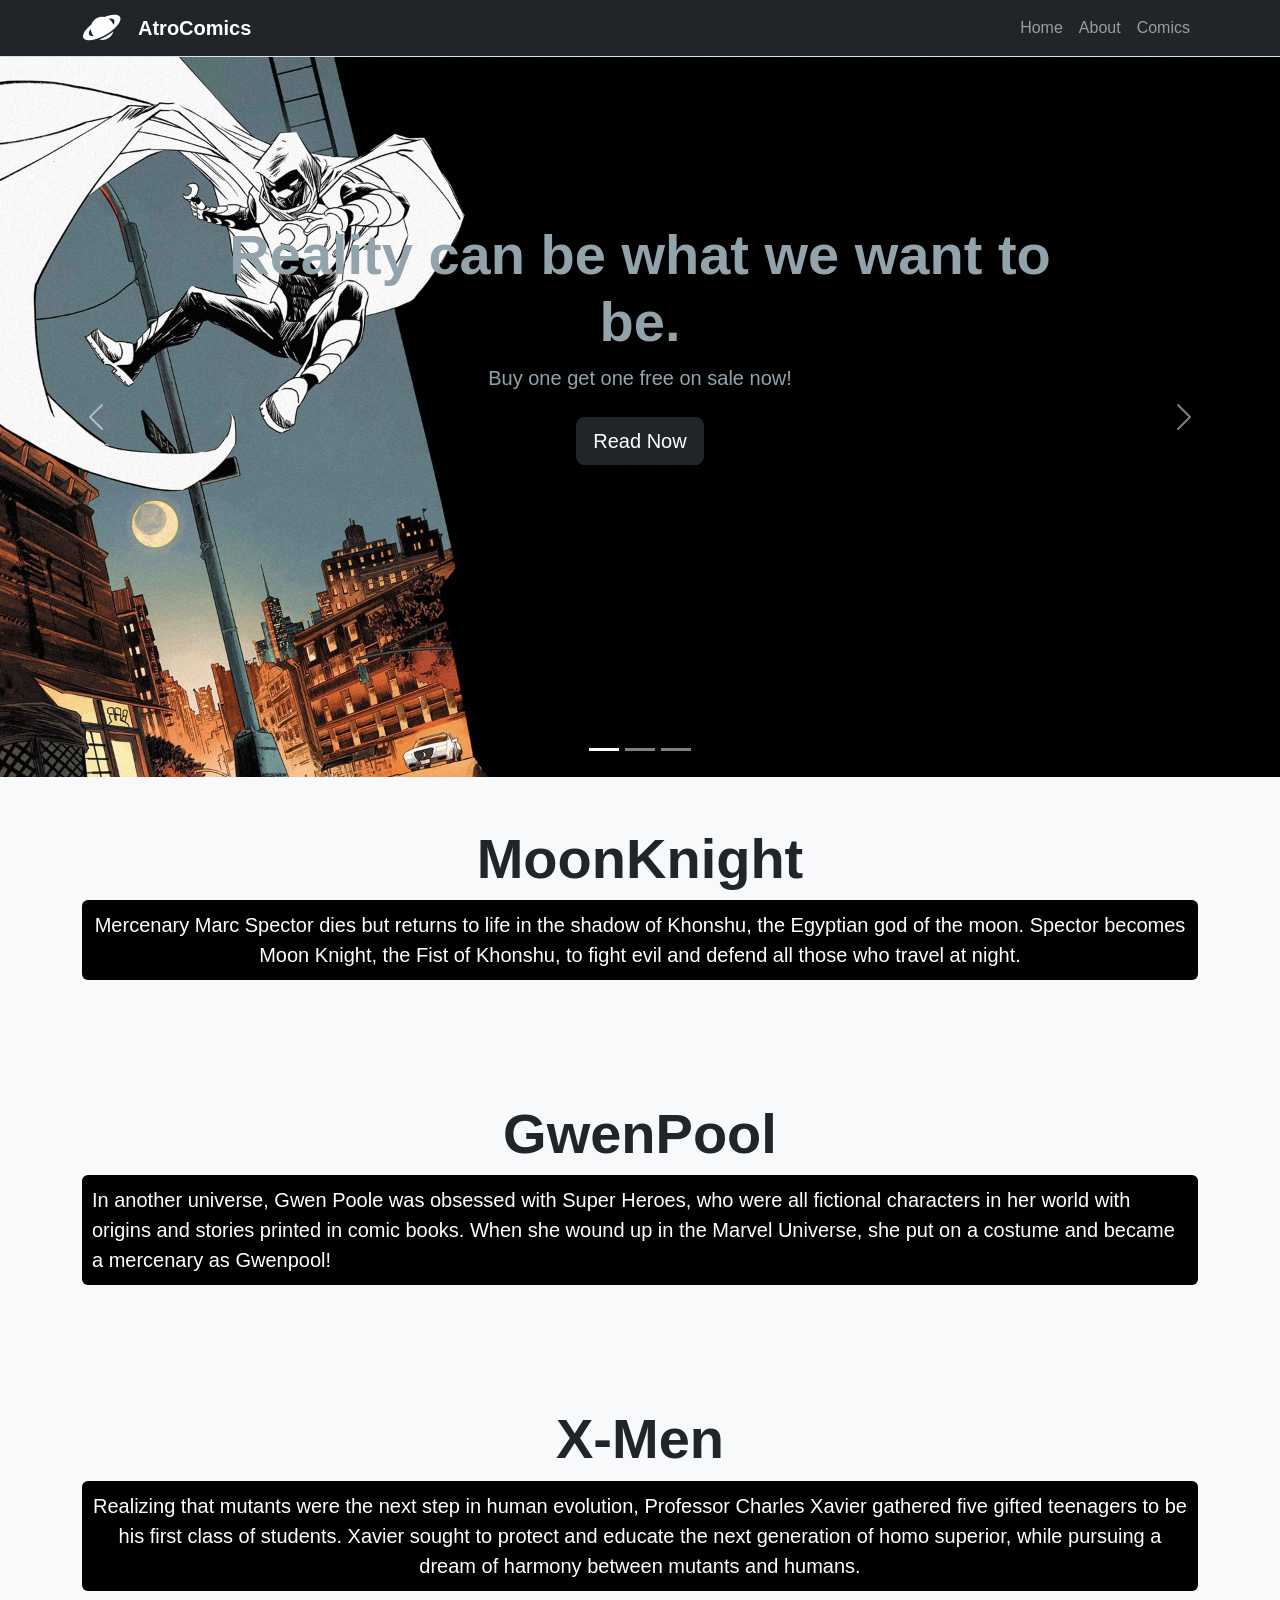
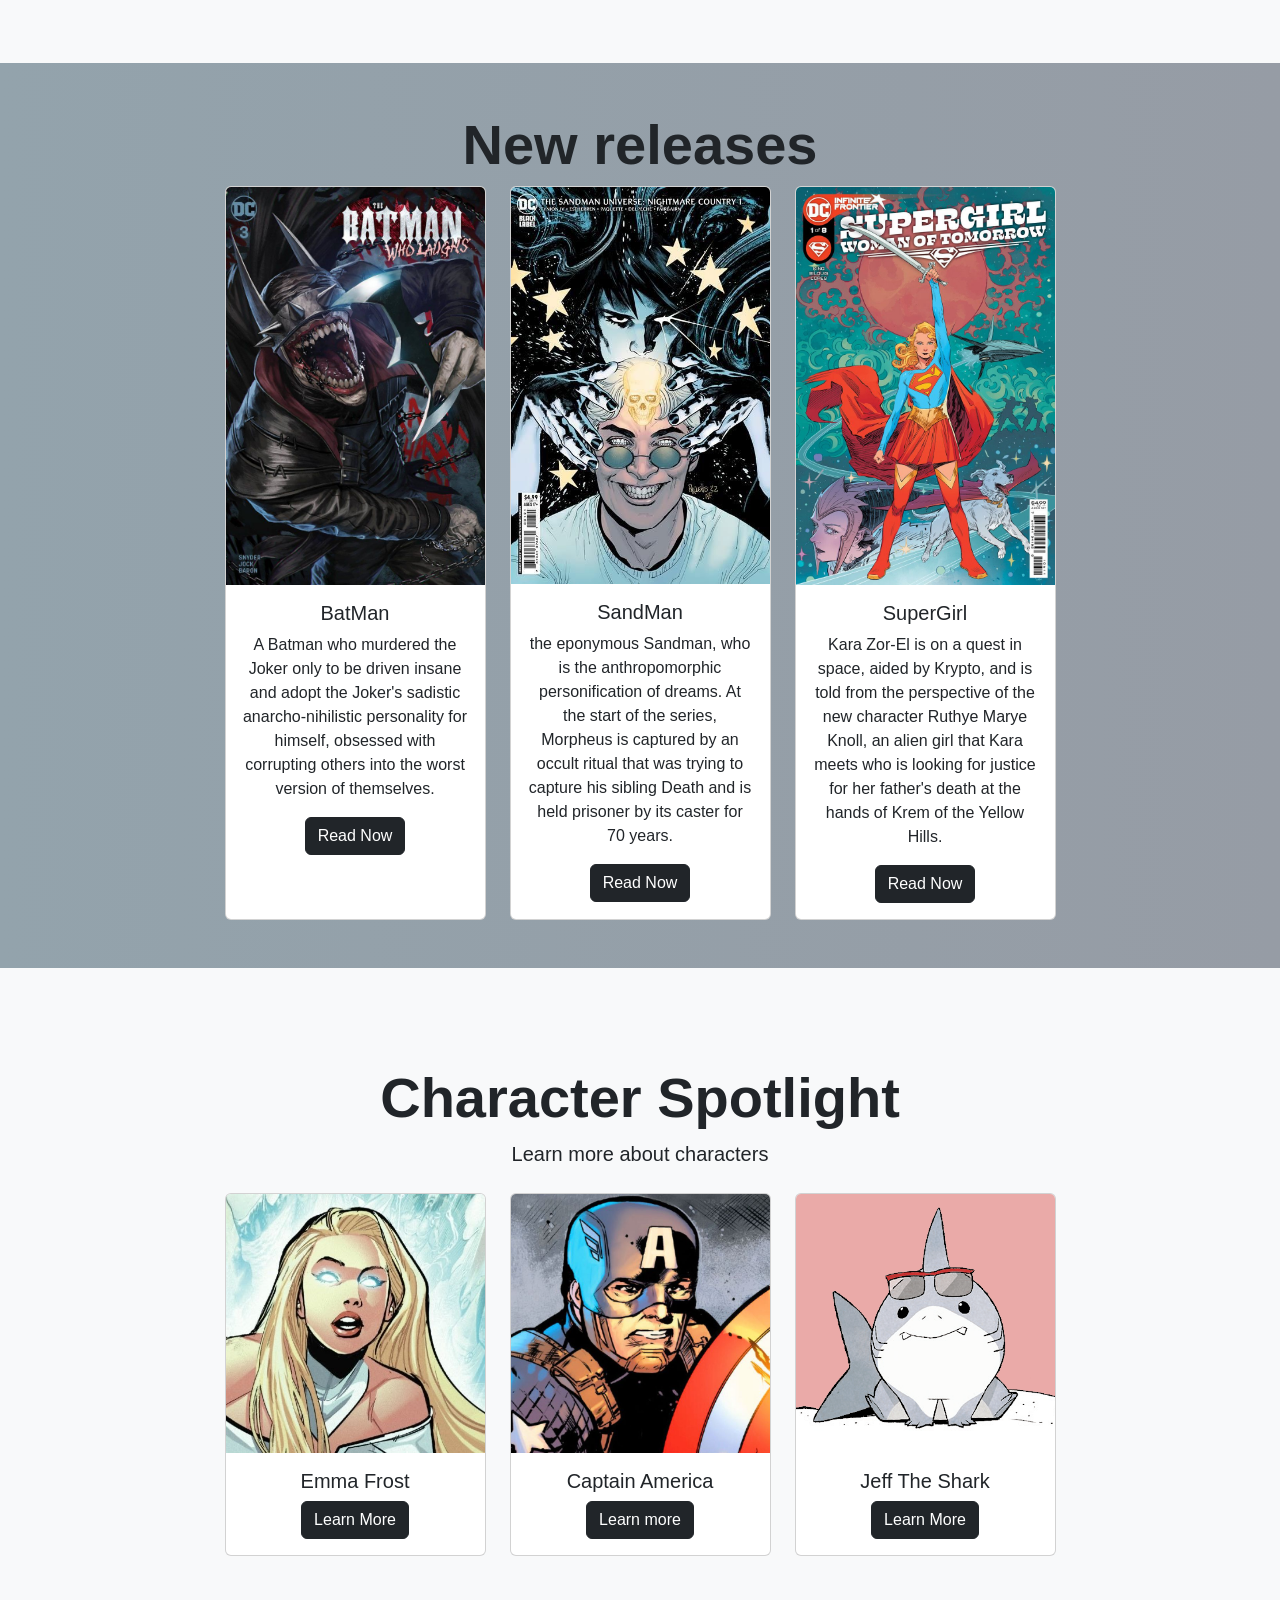
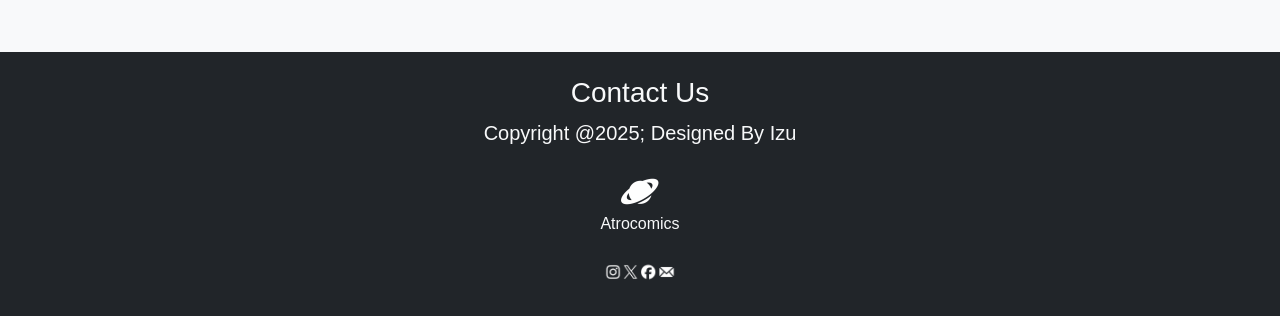
<file: index.html>
<!DOCTYPE html>
<html lang="en">

<head>
    <meta charset="UTF-8">
    <meta name="viewport" content="width=device-width, initial-scale=1.0">
    <title>AtroComics</title>
    <link rel="stylesheet" href="https://cdn.jsdelivr.net/npm/bootstrap@5.3.3/dist/css/bootstrap.min.css">
    <link rel="stylesheet" href="javier_finals_Home.css">
    
</head>

<body>

<main>




<nav class="navbar navbar-expand-lg navbar-dark bg-dark border-bottom">
    <div class="container">

    
        <div class="Logo me-3">
            <img src="planet.png" alt="Logo" style="height: 40px;">
        </div>


        <a class="navbar-brand fw-bold" href="#">AtroComics</a>

    
        <button class="navbar-toggler" type="button" data-bs-toggle="collapse" data-bs-target="#navbarNav"
            aria-controls="navbarNav" aria-expanded="false" aria-label="Toggle navigation">
            <span class="navbar-toggler-icon"></span>
        </button>

        
        <div class="collapse navbar-collapse" id="navbarNav">
            <ul class="navbar-nav ms-auto">
                <li class="nav-item">
                    <a class="nav-link" href="https://DoctorIzu.github.io/AstroComic/index.html">Home</a>
                </li>

                <li class="nav-item">
                    <a class="nav-link" href="https://DoctorIzu.github.io/AstroComic/about.html">About</a>
                </li>

                <li class="nav-item">
                    <a class="nav-link" href="https://DoctorIzu.github.io/AstroComic/comics.html">Comics</a>
                </li>
            </ul>
        </div>

    </div>
</nav>


<div id="Slide1" class="carousel slide" data-bs-ride="carousel">

    <div class="carousel-indicators">
        <button type="button" data-bs-target="#Slide1" data-bs-slide-to="0" class="active"></button>
        <button type="button" data-bs-target="#Slide1" data-bs-slide-to="1"></button>
        <button type="button" data-bs-target="#Slide1" data-bs-slide-to="2"></button>
    </div>

    <div class="carousel-inner">

        
        <div class="carousel-item active">
            <img src="MoonKnight.jpg" class="d-block w-100" alt="First slide">
        </div>

      
        <div class="carousel-item">
            <img src="gwenpool.jpg" class="d-block w-100" alt="Second slide">
        </div>

  
        <div class="carousel-item">
            <img src="Krakoa.jpg" class="d-block w-100" alt="Third slide">
        </div>

        <div class="carousel-caption d-none d-md-block" style="top: 20%; transform: translateY(0);">
            <h1 class="display-4 fw-bold">Reality can be what we want to be.</h1>
            <p class="lead mb-4">Buy one get one free on sale now!</p>
            <a href="https://DoctorIzu.github.io/AstroComic/comics.html" class="btn btn-dark btn-lg">Read Now</a>
        </div>

    </div>

    <button class="carousel-control-prev" type="button" data-bs-target="#Slide1" data-bs-slide="prev">
        <span class="carousel-control-prev-icon"></span>
    </button>
    <button class="carousel-control-next" type="button" data-bs-target="#Slide1" data-bs-slide="next">
        <span class="carousel-control-next-icon"></span>
    </button>

</div>

<section class="py-5 bg-light">
  <div class="container">
    <h2 class="display-4 fw-bold text-center">MoonKnight </h2>
    <p class="lead mb-4 p2 text-center">Mercenary Marc Spector dies but returns to life in the shadow of Khonshu, the Egyptian god of the moon. Spector becomes Moon Knight, the Fist of Khonshu, to fight evil and defend all those who travel at night.</p>
  </div>
</section>

<section class="py-5 bg-light">
  <div class="container">
    <h3 class="display-4 fw-bold text-center">GwenPool</h3>
    <p class="lead mb-4 p2 ">In another universe, Gwen Poole was obsessed with Super Heroes, who were all fictional characters in her world with origins and stories printed in comic books. When she wound up in the Marvel Universe, she put on a costume and became a mercenary as Gwenpool!</p>
  </div>
</section>

<section class="py-5 bg-light">
  <div class="container">
    <h4 class="display-4 fw-bold text-center">X-Men</h4>
    <p class="lead mb-4 p2 text-center">Realizing that mutants were the next step in human evolution, Professor Charles Xavier gathered five gifted teenagers to be his first class of students. Xavier sought to protect and educate the next generation of homo superior, while pursuing a dream of harmony between mutants and humans.</p>
  </div>
</section>

<section class="py-5">
<div class ="container">
<h2 class="display-4 text-center fw-bold text-center">New releases</h2>


    <div class="row g-4 justify-content-center">
      <div class="col-12 col-sm-6 col-lg-3">
        <div class="card h-100 text-center">
          <img src="batman.jpg" class="card-img-top" alt="Fleetwood Mac">
          <div class="card-body">
            <h5 class="card-title">BatMan</h5>
            <p class="card-text"> A Batman who murdered the Joker only to be driven insane and adopt the Joker's sadistic anarcho-nihilistic personality for himself, obsessed with corrupting others into the worst version of themselves.</p>
            <a href="https://DoctorIzu.github.io/AstroComic/comics.html" class="btn btn-dark">Read Now</a>
          </div>
        </div>
      </div>

      <div class="col-12 col-sm-6 col-lg-3">
        <div class="card h-100 text-center">
          <img src="Sandman.jpg" class="card-img-top" alt="Hozier">
          <div class="card-body">
            <h5 class="card-title">SandMan</h5>
            <p class="card-text">the eponymous Sandman, who is the anthropomorphic personification of dreams. At the start of the series, Morpheus is captured by an occult ritual that was trying to capture his sibling Death and is held prisoner by its caster for 70 years.</p>
            <a href="https://DoctorIzu.github.io/AstroComic/comics.html" class="btn btn-dark">Read Now</a>
          </div>
        </div>
      </div>

        <div class="col-12 col-sm-6 col-lg-3">
        <div class="card h-100 text-center">
          <img src="supergirl.jpg" class="card-img-top" alt="Hozier">
          <div class="card-body">
            <h5 class="card-title">SuperGirl</h5>
            <p class="card-text">Kara Zor-El is on a quest in space, aided by Krypto, and is told from the perspective of the new character Ruthye Marye Knoll, an alien girl that Kara meets who is looking for justice for her father's death at the hands of Krem of the Yellow Hills.</p>
            <a href="https://DoctorIzu.github.io/AstroComic/comics.html" class="btn btn-dark">Read Now</a>
          </div>
        </div>
      </div>

      
    </div>
  </div>
</section>



<section class="py-5 bg-light text-center">
    <div class="container py-5">
        <h1 class="display-4 fw-bold">Character Spotlight</h1>
        <p class="lead mb-4">Learn more about characters </p>


    <div class="row g-4 justify-content-center">
      <div class="col-12 col-sm-6 col-lg-3">
        <div class="card h-100 text-center">
          <img src="emma frost.jpeg" class="card-img-top" alt="Fleetwood Mac">
          <div class="card-body">
            <h5 class="card-title">Emma Frost</h5>
            <a href="https://DoctorIzu.github.io/AstroComic/about.html" class="btn btn-dark">Learn More</a>
          </div>
        </div>
      </div>

      <div class="col-12 col-sm-6 col-lg-3">
        <div class="card h-100 text-center">
          <img src="Captain America.jpg" class="card-img-top" alt="Hozier">
          <div class="card-body">
            <h5 class="card-title">Captain America</h5>
            <a href="https://DoctorIzu.github.io/AstroComic/about.html"class="btn btn-dark">Learn more</a>
          </div>
        </div>
      </div>

        <div class="col-12 col-sm-6 col-lg-3">
        <div class="card h-100 text-center">
          <img src="Jeff.png" class="card-img-top" alt="Hozier">
          <div class="card-body">
            <h5 class="card-title">Jeff The Shark</h5>
            <a href="https://DoctorIzu.github.io/AstroComic/about.html" class="btn btn-dark">Learn More</a>
          </div>
        </div>
      </div>

      
    </div>
  </div>
</section>


<section class="End text-center py-4 bg-dark text-light">
    <div class="container">
        <h3>Contact Us</h3>
        <p class="lead mb-4">Copyright @2025; Designed By Izu</p>

        <img src="planet.png" alt="Logo" style="height: 40px;">

        <p>Atrocomics</p>


        <div class="contacts justify-content-center mt-3">
            <div class="col-auto">
                <img src="contacts_.png" alt="Contact Icon" style="height: 40px;">
            </div>
        </div>
    </div>
    
</section>

<script src="https://cdn.jsdelivr.net/npm/bootstrap@5.3.3/dist/js/bootstrap.bundle.min.js"></script>


</main>
</body>
</html>
</file>
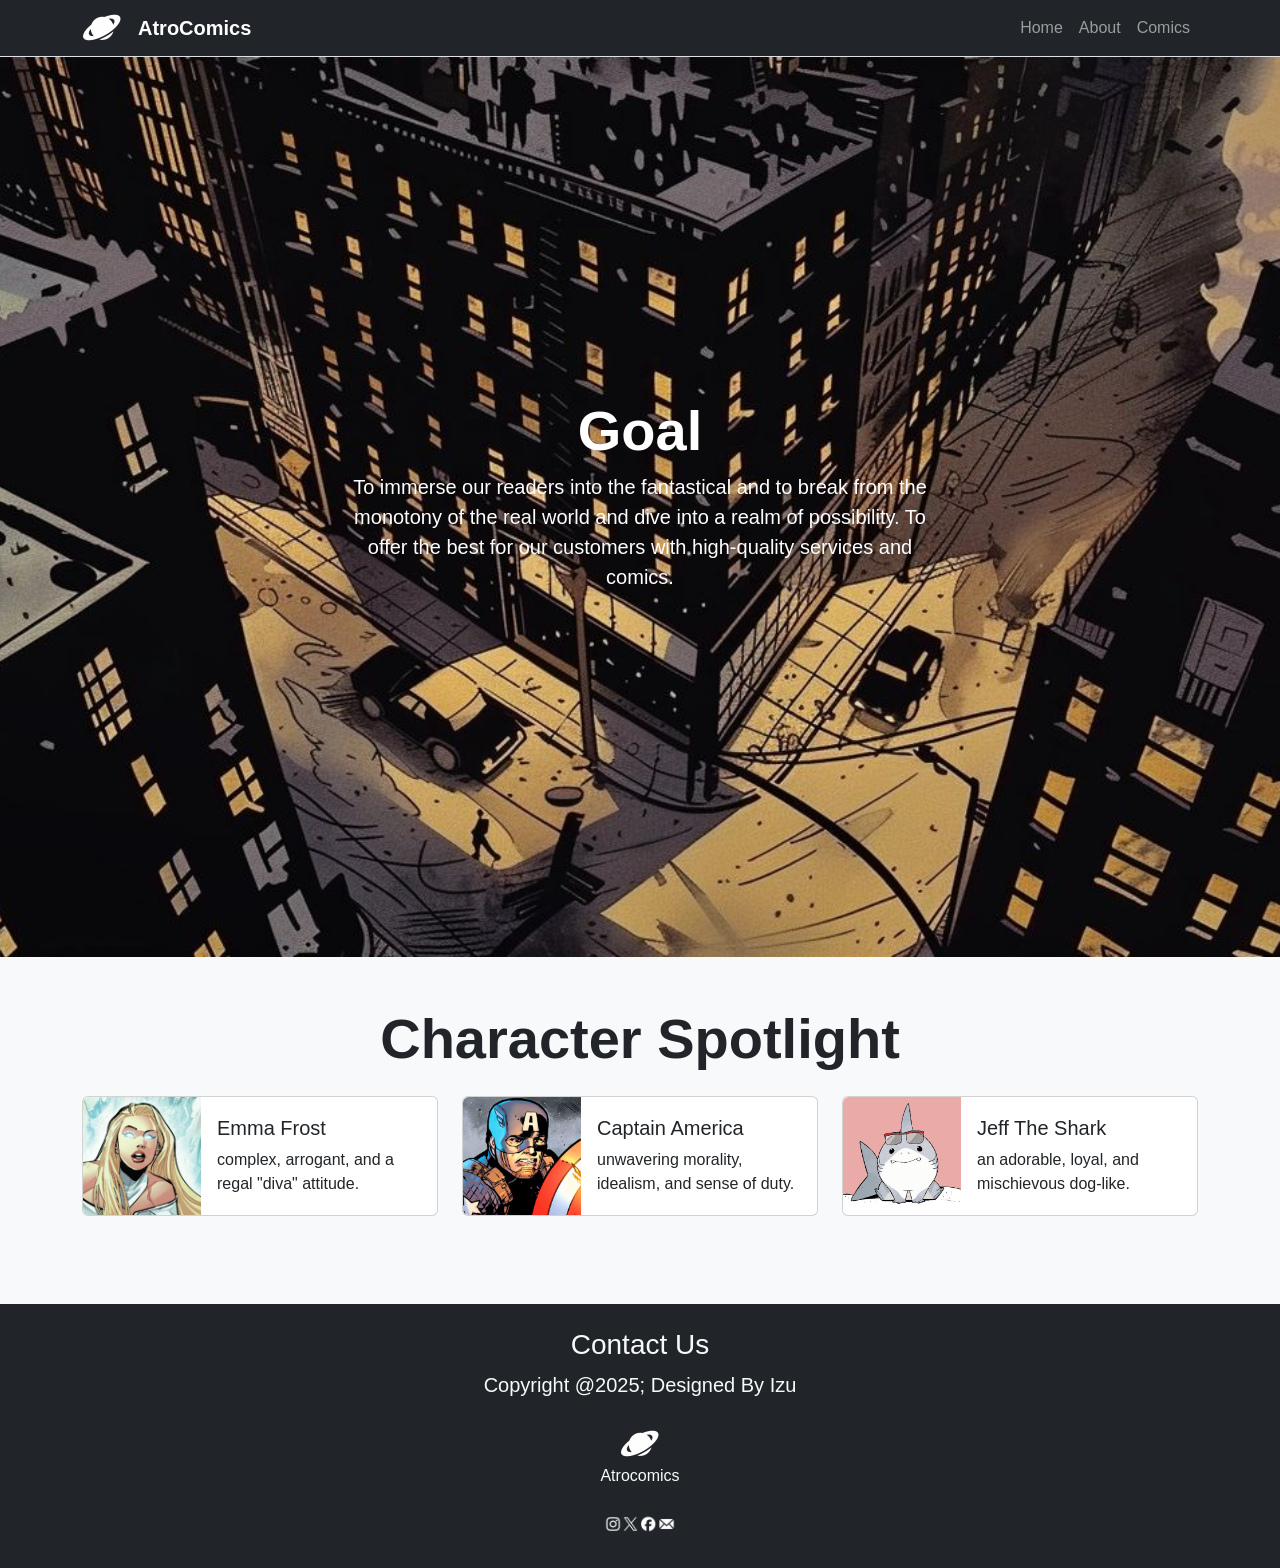
<file: about.html>
<!DOCTYPE html>
<html lang="en">

<head>
    <meta charset="UTF-8">
    <meta name="viewport" content="width=device-width, initial-scale=1.0">
    <title>AtroComics</title>
    <link rel="stylesheet" href="https://cdn.jsdelivr.net/npm/bootstrap@5.3.3/dist/css/bootstrap.min.css">
    <link rel="stylesheet" href="Javier_Finals_About.css">
    
</head>

<body>

<main>



<nav class="navbar navbar-expand-lg navbar-dark bg-dark border-bottom">
    <div class="container">

    
        <div class="Logo me-3">
            <img src="planet.png" alt="Logo" style="height: 40px;">
        </div>


        <a class="navbar-brand fw-bold" href="#">AtroComics</a>

    
        <button class="navbar-toggler" type="button" data-bs-toggle="collapse" data-bs-target="#navbarNav"
            aria-controls="navbarNav" aria-expanded="false" aria-label="Toggle navigation">
            <span class="navbar-toggler-icon"></span>
        </button>

        
        <div class="collapse navbar-collapse" id="navbarNav">
            <ul class="navbar-nav ms-auto">
                <li class="nav-item">
                    <a class="nav-link" href="https://DoctorIzu.github.io/AstroComic/index.html">Home</a>
                </li>

                <li class="nav-item">
                    <a class="nav-link" href="https://DoctorIzu.github.io/AstroComic/about.html">About</a>
                </li>

                <li class="nav-item">
                    <a class="nav-link" href="https://DoctorIzu.github.io/AstroComic/comics.html">Comics</a>
                </li>
            </ul>
        </div>

    </div>
</nav>

<section class="hero-section text-center text-white">
  <img src="city.jpg" class="hero-img" alt="city">

  <div class="hero-text">
    <h2 class="display-4 fw-bold">Goal</h2>
    <p class="lead mb-4">To immerse our readers into the fantastical and to break from the monotony of the real world and dive into a realm of possibility. To offer the best for our customers with high-quality services and comics.</p>
  </div>
</section>


<section class="py-5 bg-light">
  <div class="container">
    <h2 class="display-4 fw-bold text-center">Character Spotlight</h2>
    </div>

<div class="container my-4">
  <div class="row g-4">


    <div class="col-12 col-md-6 col-lg-4">
      <div class="card mb-3" style="max-width: 540px;">
        <div class="row g-0 align-items-center">
          <div class="col-md-4">
            <img src="emma frost.jpeg" class="img-fluid rounded-start" alt="Billie Eilish">
          </div>
          <div class="col-md-8">
            <div class="card-body">
              <h5 class="card-title">Emma Frost</h5>
              <p class="card-text">complex, arrogant, and a regal "diva" attitude.</p>
            </div>
          </div>
        </div>
      </div>
    </div>


    <div class="col-12 col-md-6 col-lg-4">
      <div class="card mb-3" style="max-width: 540px;">
        <div class="row g-0 align-items-center">
          <div class="col-md-4">
            <img src="Captain America.jpg" class="img-fluid rounded-start" alt="Billie Eilish">
          </div>
          <div class="col-md-8">
            <div class="card-body">
              <h5 class="card-title">Captain America</h5>
              <p class="card-text">unwavering morality, idealism, and sense of duty.</p>
            </div>
          </div>
        </div>
      </div>
    </div>

   
    <div class="col-12 col-md-6 col-lg-4">
      <div class="card mb-3" style="max-width: 540px;">
        <div class="row g-0 align-items-center">
          <div class="col-md-4">
            <img src="Jeff.png" class="img-fluid rounded-start" alt="Billie Eilish">
          </div>
          <div class="col-md-8">
            <div class="card-body">
              <h5 class="card-title">Jeff The Shark</h5>
              <p class="card-text">an adorable, loyal, and mischievous dog-like. </p>
            </div>
          </div>
        </div>
      </div>
    </div>

  </div>
</div>

</section>


<section class="End text-center py-4 bg-dark text-light">
    <div class="container">
        <h3>Contact Us</h3>
        <p class="lead mb-4">Copyright @2025; Designed By Izu</p>

        <img src="planet.png" alt="Logo" style="height: 40px;">

        <p>Atrocomics</p>


        <div class="contacts justify-content-center mt-3">
            <div class="col-auto">
                <img src="contacts_.png" alt="Contact Icon" style="height: 40px;">
            </div>
        </div>
    </div>
    
</section>

<script src="https://cdn.jsdelivr.net/npm/bootstrap@5.3.3/dist/js/bootstrap.bundle.min.js"></script>


</main>
</body>
</html>
</file>
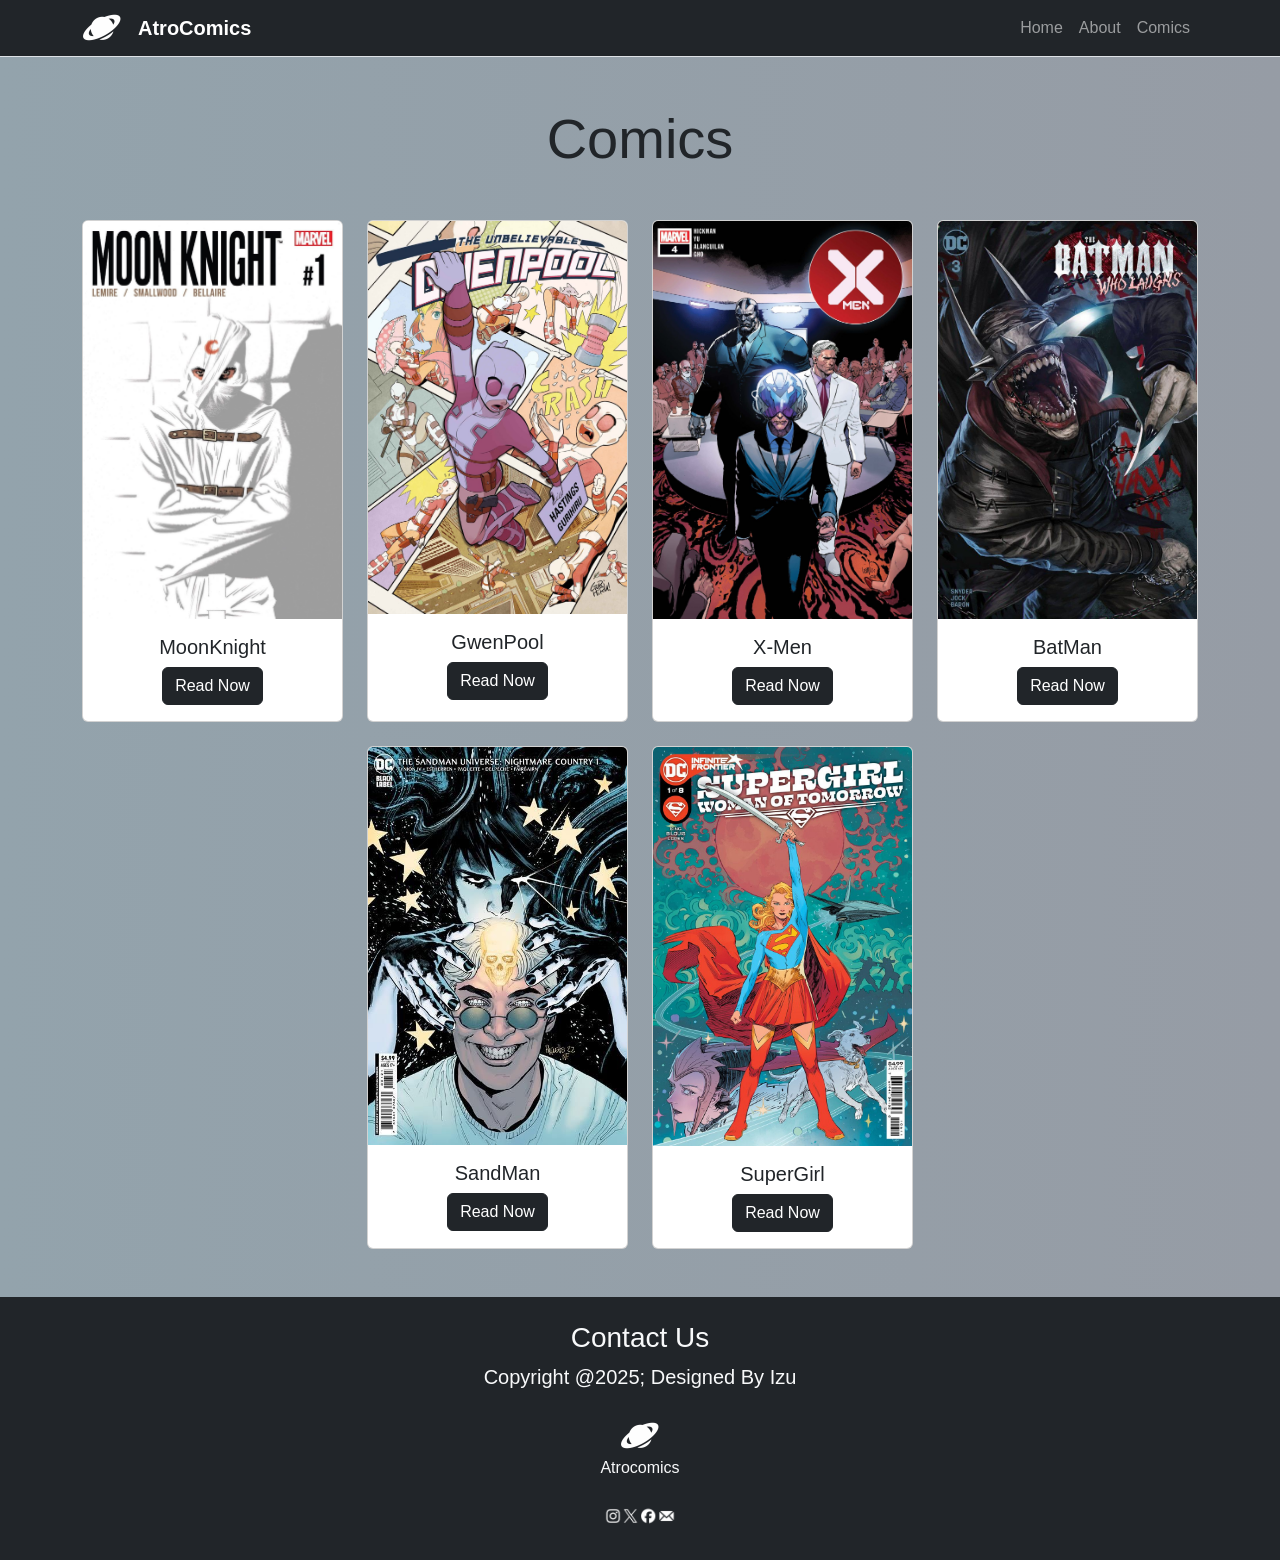
<file: comics.html>
<!DOCTYPE html>
<html lang="en">

<head>
    <meta charset="UTF-8">
    <meta name="viewport" content="width=device-width, initial-scale=1.0">
    <title>AtroComics</title>
    <link rel="stylesheet" href="https://cdn.jsdelivr.net/npm/bootstrap@5.3.3/dist/css/bootstrap.min.css">
    <link rel="stylesheet" href="Javier_Finals_Comics.css">
    
</head>

<body>

<main>


<nav class="navbar navbar-expand-lg navbar-dark bg-dark border-bottom">
    <div class="container">

    
        <div class="Logo me-3">
            <img src="planet.png" alt="Logo" style="height: 40px;">
        </div>


        <a class="navbar-brand fw-bold" href="#">AtroComics</a>

    
        <button class="navbar-toggler" type="button" data-bs-toggle="collapse" data-bs-target="#navbarNav"
            aria-controls="navbarNav" aria-expanded="false" aria-label="Toggle navigation">
            <span class="navbar-toggler-icon"></span>
        </button>

        
        <div class="collapse navbar-collapse" id="navbarNav">
            <ul class="navbar-nav ms-auto">
                <li class="nav-item">
                    <a class="nav-link" href="https://DoctorIzu.github.io/AstroComic/index.html">Home</a>
                </li>

                <li class="nav-item">
                    <a class="nav-link" href="https://DoctorIzu.github.io/AstroComic/about.html">About</a>
                </li>

                <li class="nav-item">
                    <a class="nav-link" href="https://DoctorIzu.github.io/AstroComic/comics.html">Comics</a>
                </li>
            </ul>
        </div>

    </div>
</nav>


<section class="py-5">
<div class ="container">
<h2 class="text-center mb-5 display-4">Comics</h2>



    <div class="row g-4 justify-content-center">
      <div class="col-12 col-sm-6 col-lg-3">
        <div class="card h-100 text-center">
          <img src="moon.jpg" class="card-img-top" alt="Fleetwood Mac">
          <div class="card-body">
            <h5 class="card-title">MoonKnight</h5>
            <a href="#" class="btn btn-dark">Read Now</a>
          </div>
        </div>
      </div>

      <div class="col-12 col-sm-6 col-lg-3">
        <div class="card h-100 text-center">
          <img src="gwen.jpg" class="card-img-top" alt="Hozier">
          <div class="card-body">
            <h5 class="card-title">GwenPool</h5>
            <a href="#" class="btn btn-dark">Read Now</a>
          </div>
        </div>
      </div>

        <div class="col-12 col-sm-6 col-lg-3">
        <div class="card h-100 text-center">
          <img src="Xmen.jpg" class="card-img-top" alt="Hozier">
          <div class="card-body">
            <h5 class="card-title">X-Men</h5>
            <a href="#" class="btn btn-dark">Read Now</a>
          </div>
        </div>
      </div>

      <div class="col-12 col-sm-6 col-lg-3">
    <div class="card h-100 text-center">
      <img src="batman.jpg" class="card-img-top" alt="Hozier">
      <div class="card-body">
        <h5 class="card-title">BatMan</h5>
        <a href="#" class="btn btn-dark">Read Now</a>
      </div>
    </div>
  </div>

  <div class="col-12 col-sm-6 col-lg-3">
    <div class="card h-100 text-center">
      <img src="Sandman.jpg" class="card-img-top" alt="Hozier">
      <div class="card-body">
        <h5 class="card-title">SandMan</h5>
        <a href="#" class="btn btn-dark">Read Now</a>
      </div>
    </div>
  </div>

  
  <div class="col-12 col-sm-6 col-lg-3">
    <div class="card h-100 text-center">
      <img src="supergirl.jpg" class="card-img-top" alt="Hozier">
      <div class="card-body">
        <h5 class="card-title">SuperGirl</h5>
        <a href="#" class="btn btn-dark">Read Now</a>
      </div>
    </div>
  </div>



      
    </div>
  </div>
</section>



<section class="End text-center py-4 bg-dark text-light">
    <div class="container">
        <h3>Contact Us</h3>
        <p class="lead mb-4">Copyright @2025; Designed By Izu</p>

        <img src="planet.png" alt="Logo" style="height: 40px;">

        <p>Atrocomics</p>


        <div class="contacts justify-content-center mt-3">
            <div class="col-auto">
                <img src="contacts_.png" alt="Contact Icon" style="height: 40px;">
            </div>
        </div>
    </div>
    
</section>

<script src="https://cdn.jsdelivr.net/npm/bootstrap@5.3.3/dist/js/bootstrap.bundle.min.js"></script>


</main>
</body>
</html>
</file>
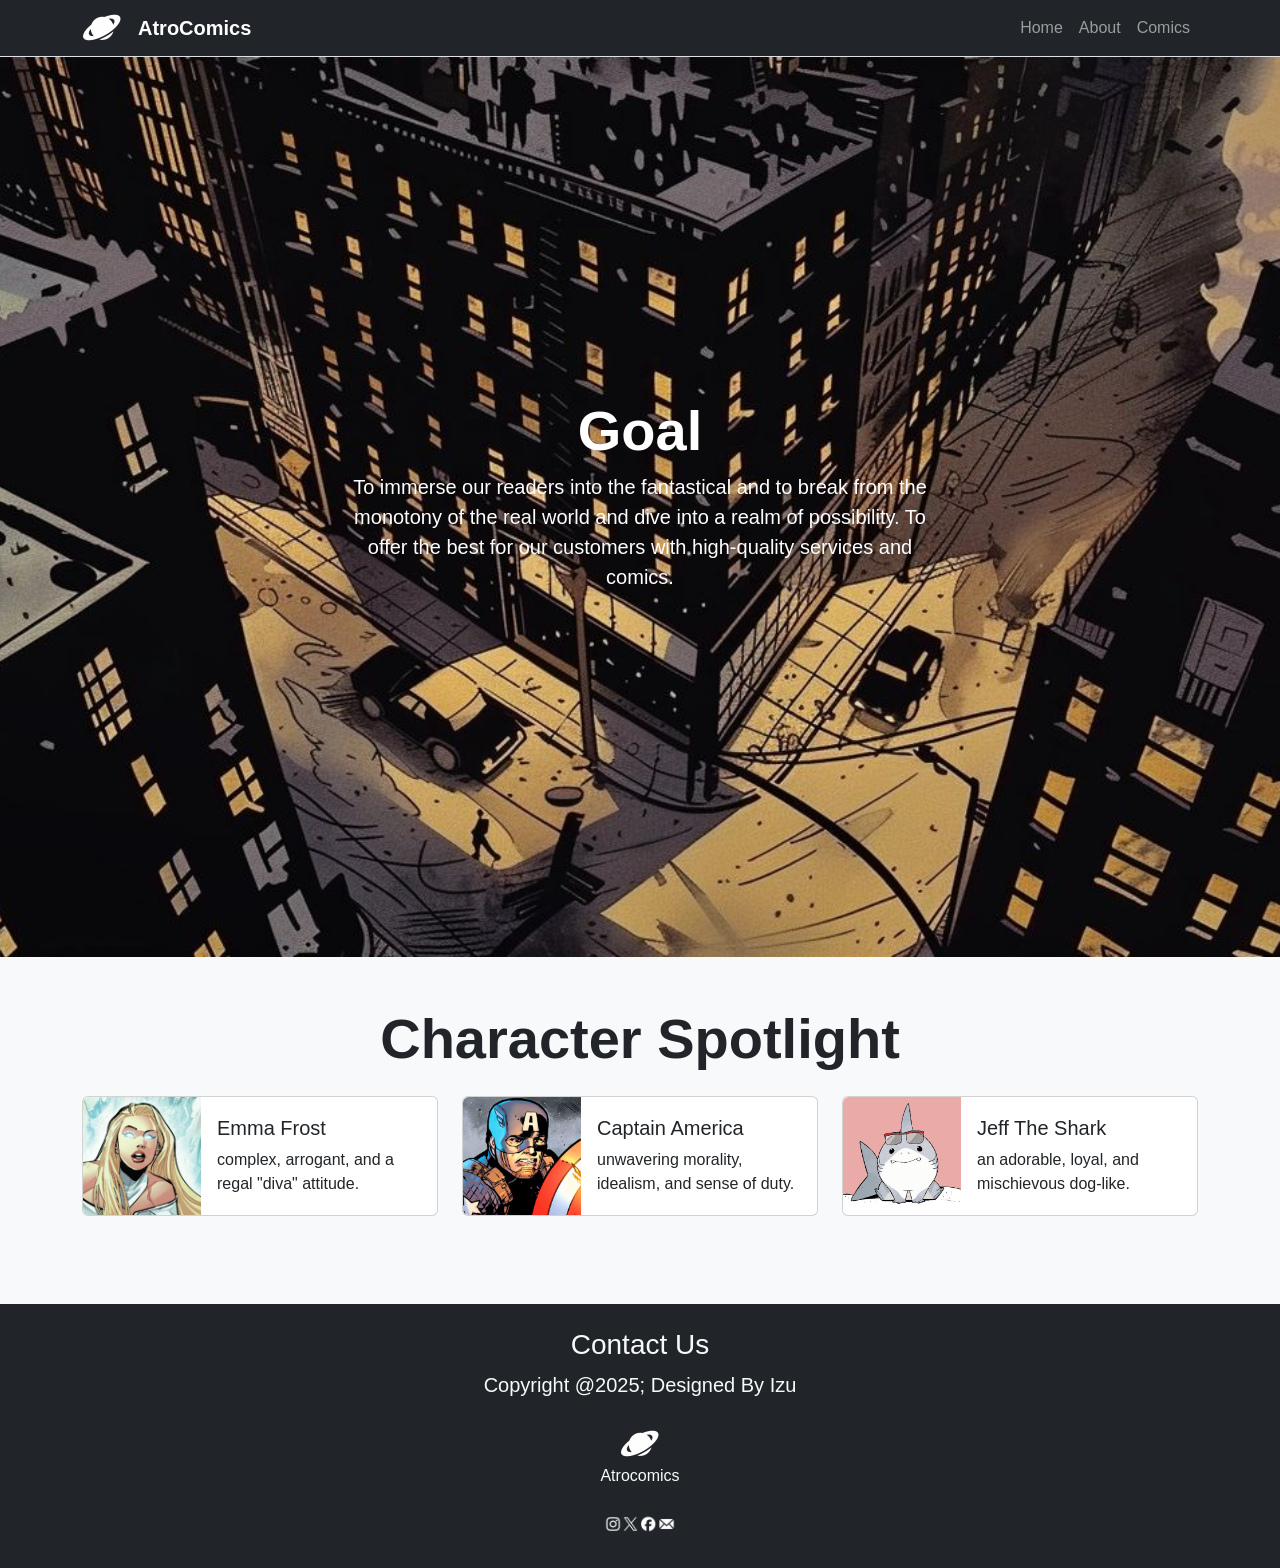
<file: Javier_Final_About.html>
<!DOCTYPE html>
<html lang="en">

<head>
    <meta charset="UTF-8">
    <meta name="viewport" content="width=device-width, initial-scale=1.0">
    <title>AtroComics</title>
    <link rel="stylesheet" href="https://cdn.jsdelivr.net/npm/bootstrap@5.3.3/dist/css/bootstrap.min.css">
    <link rel="stylesheet" href="Javier_Finals_About.css">
    
</head>

<body>

<main>



<nav class="navbar navbar-expand-lg navbar-dark bg-dark border-bottom">
    <div class="container">

    
        <div class="Logo me-3">
            <img src="planet.png" alt="Logo" style="height: 40px;">
        </div>


        <a class="navbar-brand fw-bold" href="#">AtroComics</a>

    
        <button class="navbar-toggler" type="button" data-bs-toggle="collapse" data-bs-target="#navbarNav"
            aria-controls="navbarNav" aria-expanded="false" aria-label="Toggle navigation">
            <span class="navbar-toggler-icon"></span>
        </button>

        
        <div class="collapse navbar-collapse" id="navbarNav">
            <ul class="navbar-nav ms-auto">
                <li class="nav-item">
                    <a class="nav-link" href="Javier_Finals_Home.html">Home</a>
                </li>

                <li class="nav-item">
                    <a class="nav-link" href="Javier_Final_About.html">About</a>
                </li>

                <li class="nav-item">
                    <a class="nav-link" href="Javier_Finals_Comics.html">Comics</a>
                </li>
            </ul>
        </div>

    </div>
</nav>

<section class="hero-section text-center text-white">
  <img src="city.jpg" class="hero-img" alt="city">

  <div class="hero-text">
    <h2 class="display-4 fw-bold">Goal</h2>
    <p class="lead mb-4">To immerse our readers into the fantastical and to break from the monotony of the real world and dive into a realm of possibility. To offer the best for our customers with high-quality services and comics.</p>
  </div>
</section>


<section class="py-5 bg-light">
  <div class="container">
    <h2 class="display-4 fw-bold text-center">Character Spotlight</h2>
    </div>

<div class="container my-4">
  <div class="row g-4">


    <div class="col-12 col-md-6 col-lg-4">
      <div class="card mb-3" style="max-width: 540px;">
        <div class="row g-0 align-items-center">
          <div class="col-md-4">
            <img src="emma frost.jpeg" class="img-fluid rounded-start" alt="Billie Eilish">
          </div>
          <div class="col-md-8">
            <div class="card-body">
              <h5 class="card-title">Emma Frost</h5>
              <p class="card-text">complex, arrogant, and a regal "diva" attitude.</p>
            </div>
          </div>
        </div>
      </div>
    </div>


    <div class="col-12 col-md-6 col-lg-4">
      <div class="card mb-3" style="max-width: 540px;">
        <div class="row g-0 align-items-center">
          <div class="col-md-4">
            <img src="Captain America.jpg" class="img-fluid rounded-start" alt="Billie Eilish">
          </div>
          <div class="col-md-8">
            <div class="card-body">
              <h5 class="card-title">Captain America</h5>
              <p class="card-text">unwavering morality, idealism, and sense of duty.</p>
            </div>
          </div>
        </div>
      </div>
    </div>

   
    <div class="col-12 col-md-6 col-lg-4">
      <div class="card mb-3" style="max-width: 540px;">
        <div class="row g-0 align-items-center">
          <div class="col-md-4">
            <img src="Jeff.png" class="img-fluid rounded-start" alt="Billie Eilish">
          </div>
          <div class="col-md-8">
            <div class="card-body">
              <h5 class="card-title">Jeff The Shark</h5>
              <p class="card-text">an adorable, loyal, and mischievous dog-like. </p>
            </div>
          </div>
        </div>
      </div>
    </div>

  </div>
</div>

</section>


<section class="End text-center py-4 bg-dark text-light">
    <div class="container">
        <h3>Contact Us</h3>
        <p class="lead mb-4">Copyright @2025; Designed By Izu</p>

        <img src="planet.png" alt="Logo" style="height: 40px;">

        <p>Atrocomics</p>


        <div class="contacts justify-content-center mt-3">
            <div class="col-auto">
                <img src="contacts_.png" alt="Contact Icon" style="height: 40px;">
            </div>
        </div>
    </div>
    
</section>

<script src="https://cdn.jsdelivr.net/npm/bootstrap@5.3.3/dist/js/bootstrap.bundle.min.js"></script>


</main>
</body>
</html>
</file>
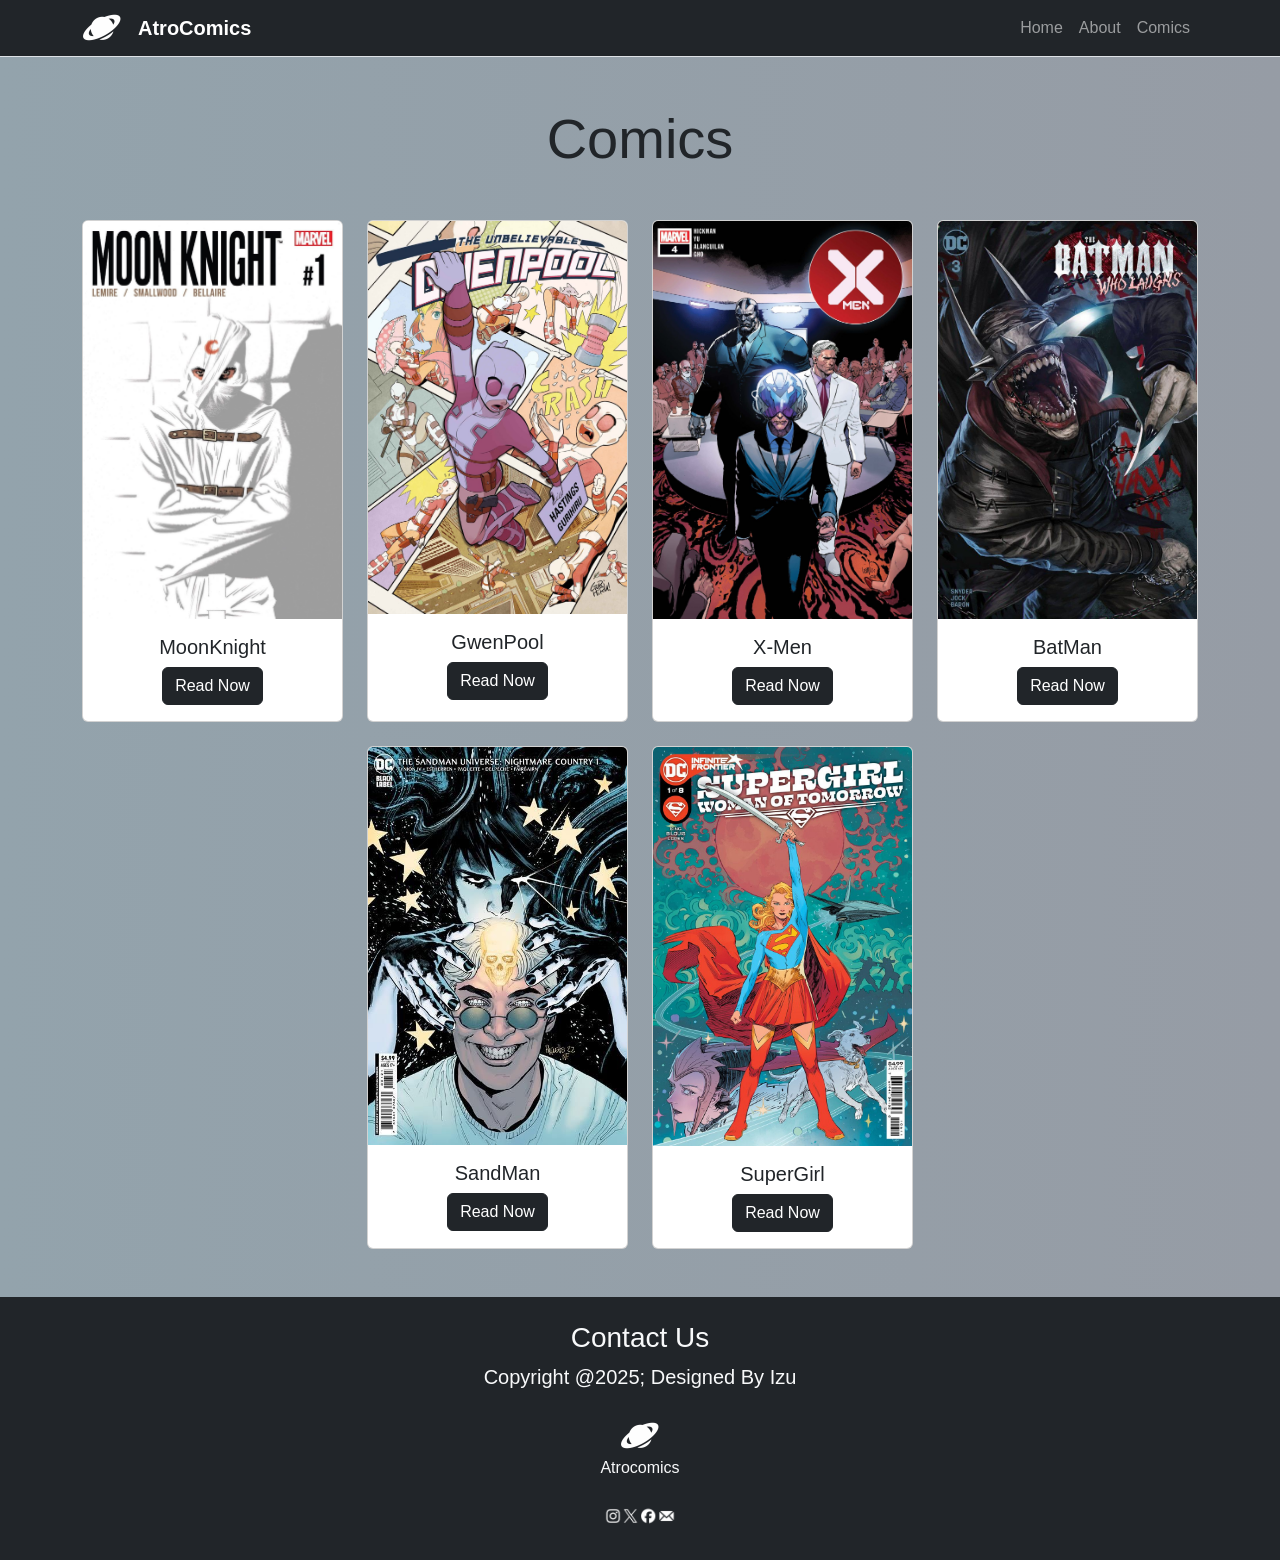
<file: Javier_Finals_Comics.html>
<!DOCTYPE html>
<html lang="en">

<head>
    <meta charset="UTF-8">
    <meta name="viewport" content="width=device-width, initial-scale=1.0">
    <title>AtroComics</title>
    <link rel="stylesheet" href="https://cdn.jsdelivr.net/npm/bootstrap@5.3.3/dist/css/bootstrap.min.css">
    <link rel="stylesheet" href="Javier_Finals_Comics.css">
    
</head>

<body>

<main>


<nav class="navbar navbar-expand-lg navbar-dark bg-dark border-bottom">
    <div class="container">

    
        <div class="Logo me-3">
            <img src="planet.png" alt="Logo" style="height: 40px;">
        </div>


        <a class="navbar-brand fw-bold" href="#">AtroComics</a>

    
        <button class="navbar-toggler" type="button" data-bs-toggle="collapse" data-bs-target="#navbarNav"
            aria-controls="navbarNav" aria-expanded="false" aria-label="Toggle navigation">
            <span class="navbar-toggler-icon"></span>
        </button>

        
        <div class="collapse navbar-collapse" id="navbarNav">
            <ul class="navbar-nav ms-auto">
                <li class="nav-item">
                    <a class="nav-link" href="Javier_Finals_Home.html">Home</a>
                </li>

                <li class="nav-item">
                    <a class="nav-link" href="Javier_Final_About.html">About</a>
                </li>

                <li class="nav-item">
                    <a class="nav-link" href="Javier_Finals_Comics.html">Comics</a>
                </li>
            </ul>
        </div>

    </div>
</nav>


<section class="py-5">
<div class ="container">
<h2 class="text-center mb-5 display-4">Comics</h2>



    <div class="row g-4 justify-content-center">
      <div class="col-12 col-sm-6 col-lg-3">
        <div class="card h-100 text-center">
          <img src="moon.jpg" class="card-img-top" alt="Fleetwood Mac">
          <div class="card-body">
            <h5 class="card-title">MoonKnight</h5>
            <a href="#" class="btn btn-dark">Read Now</a>
          </div>
        </div>
      </div>

      <div class="col-12 col-sm-6 col-lg-3">
        <div class="card h-100 text-center">
          <img src="gwen.jpg" class="card-img-top" alt="Hozier">
          <div class="card-body">
            <h5 class="card-title">GwenPool</h5>
            <a href="#" class="btn btn-dark">Read Now</a>
          </div>
        </div>
      </div>

        <div class="col-12 col-sm-6 col-lg-3">
        <div class="card h-100 text-center">
          <img src="Xmen.jpg" class="card-img-top" alt="Hozier">
          <div class="card-body">
            <h5 class="card-title">X-Men</h5>
            <a href="#" class="btn btn-dark">Read Now</a>
          </div>
        </div>
      </div>

      <div class="col-12 col-sm-6 col-lg-3">
    <div class="card h-100 text-center">
      <img src="batman.jpg" class="card-img-top" alt="Hozier">
      <div class="card-body">
        <h5 class="card-title">BatMan</h5>
        <a href="#" class="btn btn-dark">Read Now</a>
      </div>
    </div>
  </div>

  <div class="col-12 col-sm-6 col-lg-3">
    <div class="card h-100 text-center">
      <img src="Sandman.jpg" class="card-img-top" alt="Hozier">
      <div class="card-body">
        <h5 class="card-title">SandMan</h5>
        <a href="#" class="btn btn-dark">Read Now</a>
      </div>
    </div>
  </div>

  
  <div class="col-12 col-sm-6 col-lg-3">
    <div class="card h-100 text-center">
      <img src="supergirl.jpg" class="card-img-top" alt="Hozier">
      <div class="card-body">
        <h5 class="card-title">SuperGirl</h5>
        <a href="#" class="btn btn-dark">Read Now</a>
      </div>
    </div>
  </div>



      
    </div>
  </div>
</section>



<section class="End text-center py-4 bg-dark text-light">
    <div class="container">
        <h3>Contact Us</h3>
        <p class="lead mb-4">Copyright @2025; Designed By Izu</p>

        <img src="planet.png" alt="Logo" style="height: 40px;">

        <p>Atrocomics</p>


        <div class="contacts justify-content-center mt-3">
            <div class="col-auto">
                <img src="contacts_.png" alt="Contact Icon" style="height: 40px;">
            </div>
        </div>
    </div>
    
</section>

<script src="https://cdn.jsdelivr.net/npm/bootstrap@5.3.3/dist/js/bootstrap.bundle.min.js"></script>


</main>
</body>
</html>
</file>
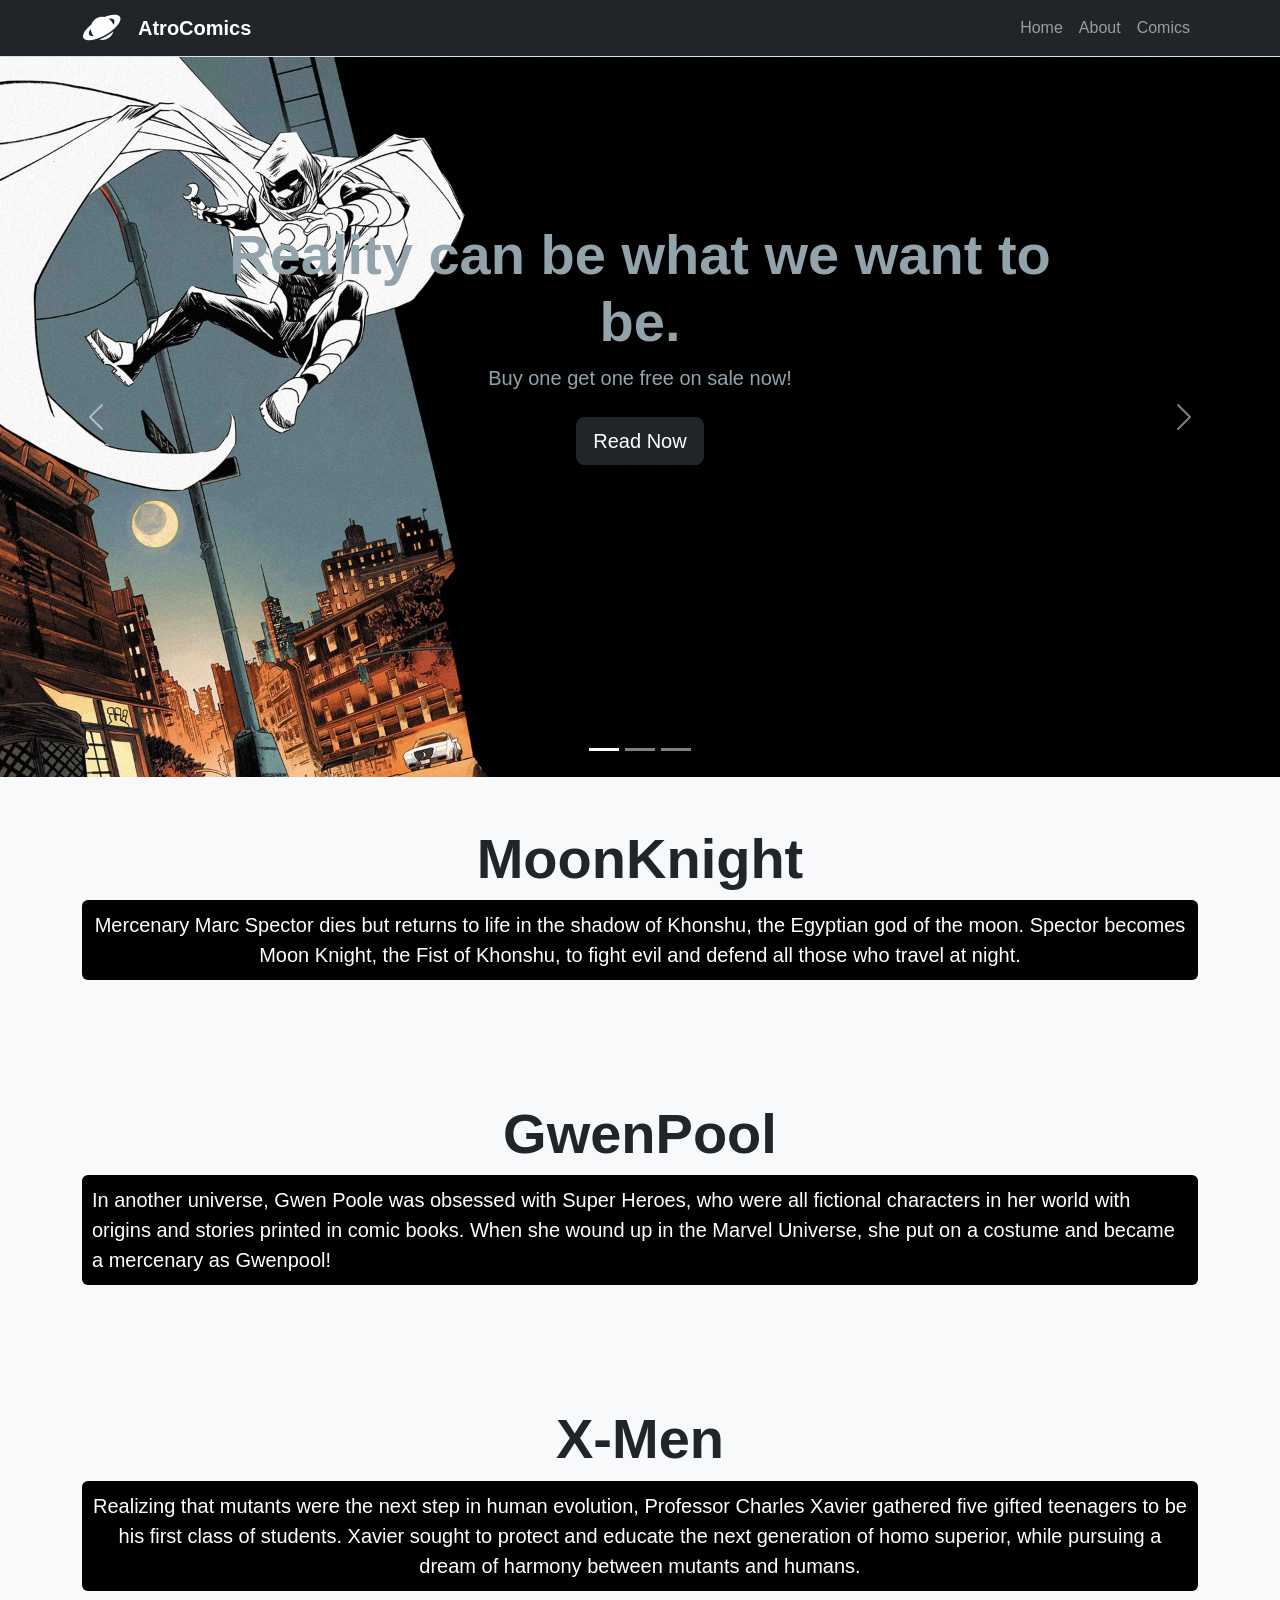
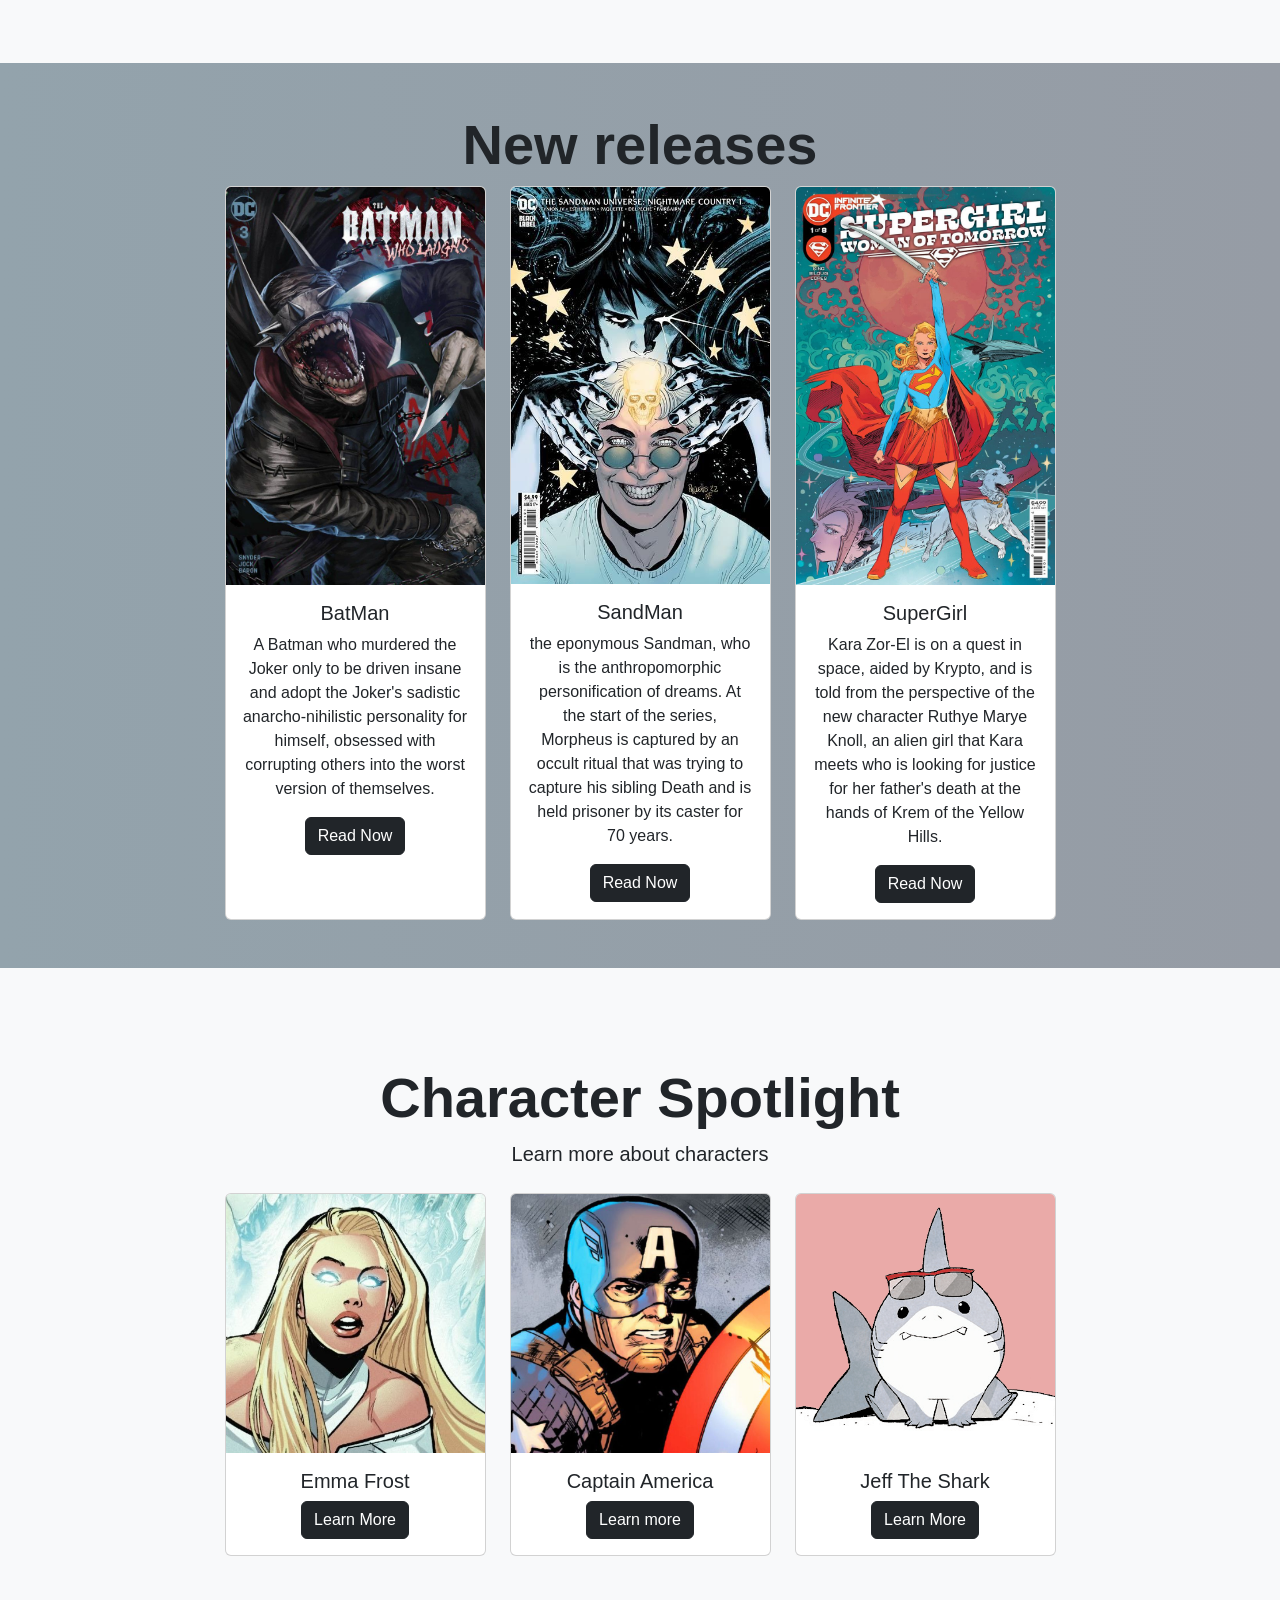
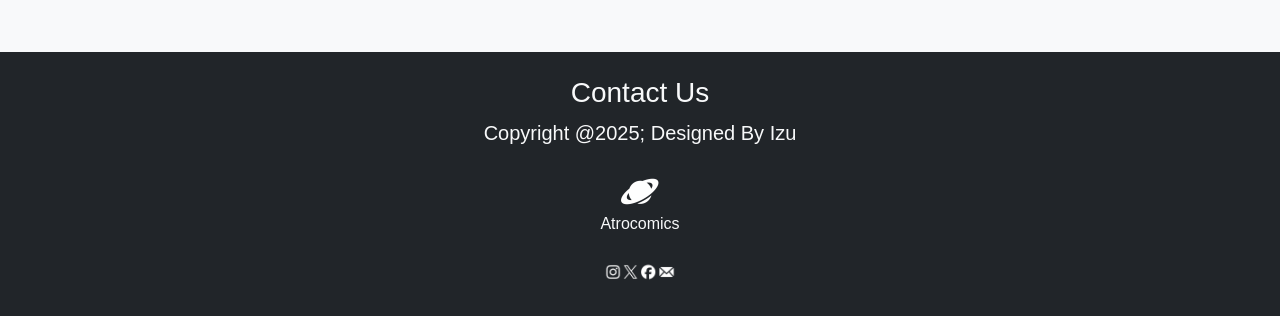
<file: Javier_Finals_Home.html>
<!DOCTYPE html>
<html lang="en">

<head>
    <meta charset="UTF-8">
    <meta name="viewport" content="width=device-width, initial-scale=1.0">
    <title>AtroComics</title>
    <link rel="stylesheet" href="https://cdn.jsdelivr.net/npm/bootstrap@5.3.3/dist/css/bootstrap.min.css">
    <link rel="stylesheet" href="javier_finals_Home.css">
    
</head>

<body>

<main>




<nav class="navbar navbar-expand-lg navbar-dark bg-dark border-bottom">
    <div class="container">

    
        <div class="Logo me-3">
            <img src="planet.png" alt="Logo" style="height: 40px;">
        </div>


        <a class="navbar-brand fw-bold" href="#">AtroComics</a>

    
        <button class="navbar-toggler" type="button" data-bs-toggle="collapse" data-bs-target="#navbarNav"
            aria-controls="navbarNav" aria-expanded="false" aria-label="Toggle navigation">
            <span class="navbar-toggler-icon"></span>
        </button>

        
        <div class="collapse navbar-collapse" id="navbarNav">
            <ul class="navbar-nav ms-auto">
                <li class="nav-item">
                    <a class="nav-link" href="Javier_Finals_Home.html">Home</a>
                </li>

                <li class="nav-item">
                    <a class="nav-link" href="Javier_Final_About.html">About</a>
                </li>

                <li class="nav-item">
                    <a class="nav-link" href="Javier_Finals_Comics.html">Comics</a>
                </li>
            </ul>
        </div>

    </div>
</nav>


<div id="Slide1" class="carousel slide" data-bs-ride="carousel">

    <div class="carousel-indicators">
        <button type="button" data-bs-target="#Slide1" data-bs-slide-to="0" class="active"></button>
        <button type="button" data-bs-target="#Slide1" data-bs-slide-to="1"></button>
        <button type="button" data-bs-target="#Slide1" data-bs-slide-to="2"></button>
    </div>

    <div class="carousel-inner">

        
        <div class="carousel-item active">
            <img src="MoonKnight.jpg" class="d-block w-100" alt="First slide">
        </div>

      
        <div class="carousel-item">
            <img src="gwenpool.jpg" class="d-block w-100" alt="Second slide">
        </div>

  
        <div class="carousel-item">
            <img src="Krakoa.jpg" class="d-block w-100" alt="Third slide">
        </div>

        <div class="carousel-caption d-none d-md-block" style="top: 20%; transform: translateY(0);">
            <h1 class="display-4 fw-bold">Reality can be what we want to be.</h1>
            <p class="lead mb-4">Buy one get one free on sale now!</p>
            <a href="Javier_Finals_Comics.html" class="btn btn-dark btn-lg">Read Now</a>
        </div>

    </div>

    <button class="carousel-control-prev" type="button" data-bs-target="#Slide1" data-bs-slide="prev">
        <span class="carousel-control-prev-icon"></span>
    </button>
    <button class="carousel-control-next" type="button" data-bs-target="#Slide1" data-bs-slide="next">
        <span class="carousel-control-next-icon"></span>
    </button>

</div>

<section class="py-5 bg-light">
  <div class="container">
    <h2 class="display-4 fw-bold text-center">MoonKnight </h2>
    <p class="lead mb-4 p2 text-center">Mercenary Marc Spector dies but returns to life in the shadow of Khonshu, the Egyptian god of the moon. Spector becomes Moon Knight, the Fist of Khonshu, to fight evil and defend all those who travel at night.</p>
  </div>
</section>

<section class="py-5 bg-light">
  <div class="container">
    <h3 class="display-4 fw-bold text-center">GwenPool</h3>
    <p class="lead mb-4 p2 ">In another universe, Gwen Poole was obsessed with Super Heroes, who were all fictional characters in her world with origins and stories printed in comic books. When she wound up in the Marvel Universe, she put on a costume and became a mercenary as Gwenpool!</p>
  </div>
</section>

<section class="py-5 bg-light">
  <div class="container">
    <h4 class="display-4 fw-bold text-center">X-Men</h4>
    <p class="lead mb-4 p2 text-center">Realizing that mutants were the next step in human evolution, Professor Charles Xavier gathered five gifted teenagers to be his first class of students. Xavier sought to protect and educate the next generation of homo superior, while pursuing a dream of harmony between mutants and humans.</p>
  </div>
</section>

<section class="py-5">
<div class ="container">
<h2 class="display-4 text-center fw-bold text-center">New releases</h2>


    <div class="row g-4 justify-content-center">
      <div class="col-12 col-sm-6 col-lg-3">
        <div class="card h-100 text-center">
          <img src="batman.jpg" class="card-img-top" alt="Fleetwood Mac">
          <div class="card-body">
            <h5 class="card-title">BatMan</h5>
            <p class="card-text"> A Batman who murdered the Joker only to be driven insane and adopt the Joker's sadistic anarcho-nihilistic personality for himself, obsessed with corrupting others into the worst version of themselves.</p>
            <a href="Javier_Finals_Comics.html" class="btn btn-dark">Read Now</a>
          </div>
        </div>
      </div>

      <div class="col-12 col-sm-6 col-lg-3">
        <div class="card h-100 text-center">
          <img src="Sandman.jpg" class="card-img-top" alt="Hozier">
          <div class="card-body">
            <h5 class="card-title">SandMan</h5>
            <p class="card-text">the eponymous Sandman, who is the anthropomorphic personification of dreams. At the start of the series, Morpheus is captured by an occult ritual that was trying to capture his sibling Death and is held prisoner by its caster for 70 years.</p>
            <a href="Javier_Finals_Comics.html" class="btn btn-dark">Read Now</a>
          </div>
        </div>
      </div>

        <div class="col-12 col-sm-6 col-lg-3">
        <div class="card h-100 text-center">
          <img src="supergirl.jpg" class="card-img-top" alt="Hozier">
          <div class="card-body">
            <h5 class="card-title">SuperGirl</h5>
            <p class="card-text">Kara Zor-El is on a quest in space, aided by Krypto, and is told from the perspective of the new character Ruthye Marye Knoll, an alien girl that Kara meets who is looking for justice for her father's death at the hands of Krem of the Yellow Hills.</p>
            <a href="Javier_Finals_Comics.html" class="btn btn-dark">Read Now</a>
          </div>
        </div>
      </div>

      
    </div>
  </div>
</section>



<section class="py-5 bg-light text-center">
    <div class="container py-5">
        <h1 class="display-4 fw-bold">Character Spotlight</h1>
        <p class="lead mb-4">Learn more about characters </p>


    <div class="row g-4 justify-content-center">
      <div class="col-12 col-sm-6 col-lg-3">
        <div class="card h-100 text-center">
          <img src="emma frost.jpeg" class="card-img-top" alt="Fleetwood Mac">
          <div class="card-body">
            <h5 class="card-title">Emma Frost</h5>
            <a href="Javier_Final_About.html" class="btn btn-dark">Learn More</a>
          </div>
        </div>
      </div>

      <div class="col-12 col-sm-6 col-lg-3">
        <div class="card h-100 text-center">
          <img src="Captain America.jpg" class="card-img-top" alt="Hozier">
          <div class="card-body">
            <h5 class="card-title">Captain America</h5>
            <a href="Javier_Final_About.html" class="btn btn-dark">Learn more</a>
          </div>
        </div>
      </div>

        <div class="col-12 col-sm-6 col-lg-3">
        <div class="card h-100 text-center">
          <img src="Jeff.png" class="card-img-top" alt="Hozier">
          <div class="card-body">
            <h5 class="card-title">Jeff The Shark</h5>
            <a href="Javier_Final_About.html" class="btn btn-dark">Learn More</a>
          </div>
        </div>
      </div>

      
    </div>
  </div>
</section>


<section class="End text-center py-4 bg-dark text-light">
    <div class="container">
        <h3>Contact Us</h3>
        <p class="lead mb-4">Copyright @2025; Designed By Izu</p>

        <img src="planet.png" alt="Logo" style="height: 40px;">

        <p>Atrocomics</p>


        <div class="contacts justify-content-center mt-3">
            <div class="col-auto">
                <img src="contacts_.png" alt="Contact Icon" style="height: 40px;">
            </div>
        </div>
    </div>
    
</section>

<script src="https://cdn.jsdelivr.net/npm/bootstrap@5.3.3/dist/js/bootstrap.bundle.min.js"></script>


</main>
</body>
</html>
</file>
<file: javier_finals_Home.css>
* {
    margin: 0;
    padding: 0;
    box-sizing: border-box;
    font-family: 'Franklin Gothic Medium', 'Arial Narrow', Arial, sans-serif;
}

.carousel-caption .btn:hover {
    transform: scale(1.05);
  box-shadow: 0 0 20px rgb(79, 107, 112);
}
    

.card {
  transition: transform 0.3s ease, box-shadow 0.3s ease;
}

.card:hover {
  transform: scale(1.05);
  box-shadow: 0 0 25px rgba(0, 0, 0, 0.2);
}

.card img {
  transition: transform 0.4s ease;
}

.card img:hover {
  transform: scale(1.1);
}


.End {
    text-align: center;
    padding: 50px;
    background-color: #000;
    color: aliceblue;
}


.End img {
    display: block;       
    margin: 0 auto;       
    height: 40px;
    transition: all 0.3s ease; 
}


.End img:hover {
    transform: scale(1.2);             
    box-shadow: 0 0 20px rgb(79, 107, 112);
}


body {
    background: linear-gradient(to right, #93a3ac, #969ca5);
}

.carousel-caption {
    color: #93a3ac; 
}

.p2 {
  background-color: #000;
  color: #ffffff;
  padding: 10px;
  border-radius: 6px;
}
</file>
<file: Javier_Finals_About.css>
* {
    margin: 0;
    padding: 0;
    box-sizing: border-box;
    font-family: 'Franklin Gothic Medium', 'Arial Narrow', Arial, sans-serif;
}

.hero-section {
  position: relative;
  height: 100vh;      
  overflow: hidden;
}

.hero-img {
  position: absolute;
  top: 0;
  left: 0;
  width: 100%;
  height: 100%;
  object-fit: cover;   
  z-index: 1;
}

.hero-text {
  position: absolute;
  top: 50%;
  left: 50%;
  transform: translate(-50%, -50%); 
  z-index: 2;                        
  padding: 0 1rem;                   
}

.card {
  transition: transform 0.3s ease, box-shadow 0.3s ease;
}

.card:hover {
  transform: scale(1.05);
  box-shadow: 0 0 25px rgba(0, 0, 0, 0.2);
}

.card img {
  transition: transform 0.4s ease;
}

.card img:hover {
  transform: scale(1.1);
}

.End {
    text-align: center;
    padding: 50px;
    background-color: #000;
    color: aliceblue;
}

.End img {
    display: block;       
    margin: 0 auto;       
    height: 40px;
    transition: all 0.3s ease; 
}


.End img:hover {
    transform: scale(1.2);             
    box-shadow: 0 0 20px rgb(79, 107, 112);
}


body {
    background: linear-gradient(to right, #93a3ac, #969ca5);
}
</file>
<file: Javier_Finals_Comics.css>
* {
    margin: 0;
    padding: 0;
    box-sizing: border-box;
    font-family: 'Franklin Gothic Medium', 'Arial Narrow', Arial, sans-serif;
}


.card {
  transition: transform 0.3s ease, box-shadow 0.3s ease;
}

.card:hover {
  transform: scale(1.05);
  box-shadow: 0 0 25px rgba(0, 0, 0, 0.2);
}

.card img {
  transition: transform 0.4s ease;
}

.card img:hover {
  transform: scale(1.1);
}

.End {
    text-align: center;
    padding: 50px;
    background-color: #000;
    color: aliceblue;
}

.End img {
    display: block;       
    margin: 0 auto;       
    height: 40px;
    transition: all 0.3s ease; 
}


.End img:hover {
    transform: scale(1.2);             
    box-shadow: 0 0 20px rgb(79, 107, 112);
}


body {
    background: linear-gradient(to right, #93a3ac, #969ca5);
}
</file>
